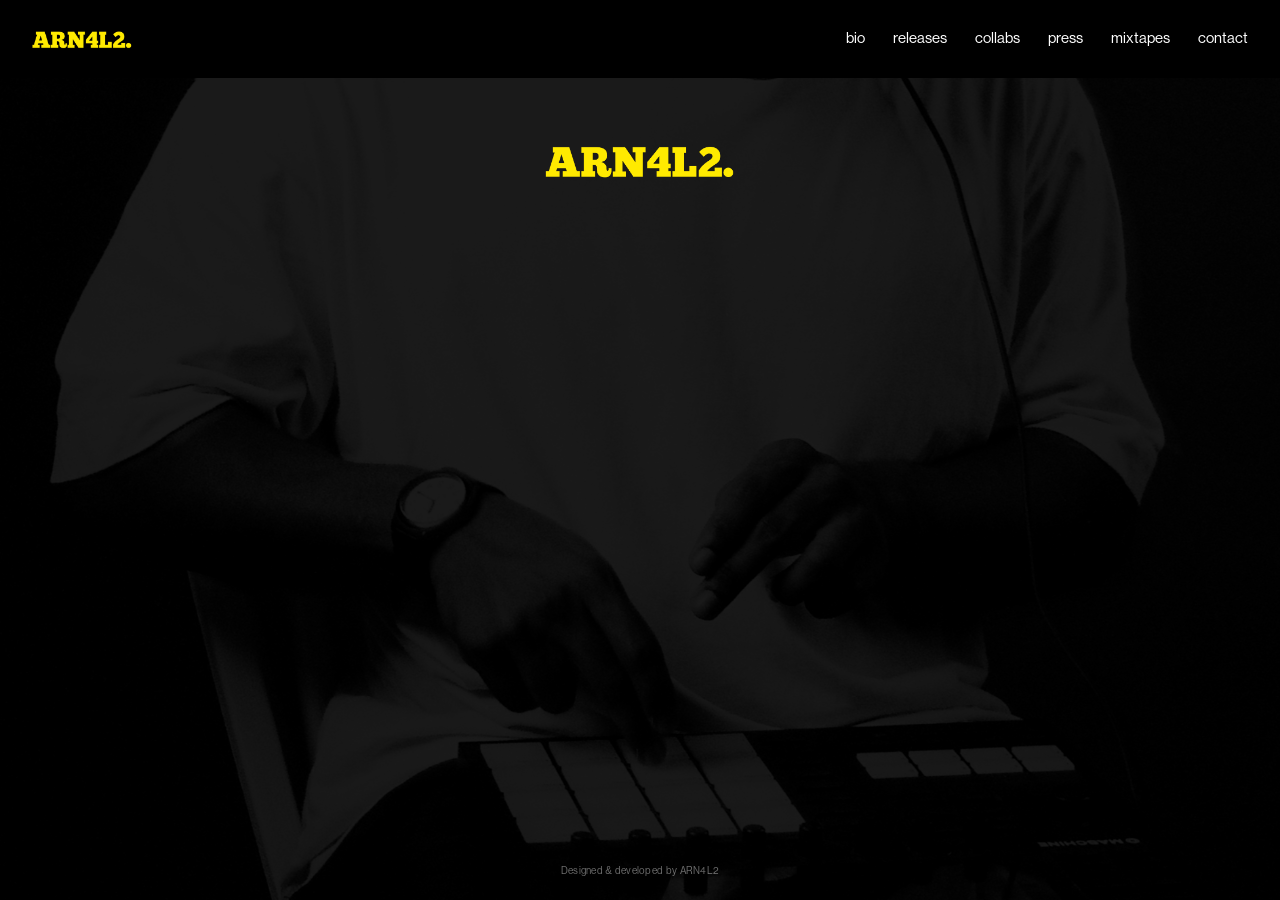
<file: index.html>
<!DOCTYPE html>
<html lang="en">

<head>
    <meta charset="UTF-8">
    <meta name="viewport" content="width=device-width, initial-scale=1.0">

    <title>ARN4L2 — DJ &amp; Music Producer</title>

    <meta name="description" content="ARN4L2 is a DJ and music producer from Cartagena, Colombia, exploring the sonic traditions of the Caribbean through club music and sound system culture.">

    <link rel="canonical" href="https://arn4l2.com/">
    <link rel="icon" type="image/png" href="images/logo.png">

    <!-- Open Graph -->
    <meta property="og:type" content="website">
    <meta property="og:site_name" content="ARN4L2">
    <meta property="og:title" content="ARN4L2 — DJ &amp; Music Producer">
    <meta property="og:description" content="Sonic traditions of the Caribbean and deep listening. DJ and music producer from Cartagena, Colombia.">
    <meta property="og:url" content="https://arn4l2.com/">
    <meta property="og:image" content="https://arn4l2.com/images/arn4l2-preview.jpg">
    <meta property="og:image:alt" content="ARN4L2 — DJ and music producer from Cartagena, Colombia">

    <!-- Twitter / X -->
    <meta name="twitter:card" content="summary_large_image">
    <meta name="twitter:title" content="ARN4L2 — DJ &amp; Music Producer">
    <meta name="twitter:description" content="Sonic traditions of the Caribbean and deep listening. DJ and music producer from Cartagena, Colombia.">
    <meta name="twitter:image" content="https://arn4l2.com/images/arn4l2-preview.jpg">

    <!-- Official website identity -->
    <script type="application/ld+json">
    {
        "@context": "https://schema.org",
        "@type": "WebSite",
        "name": "ARN4L2",
        "alternateName": "ARN4L2 Official Website",
        "url": "https://arn4l2.com/"
    }
    </script>

    <!-- Artist identity -->
    <script type="application/ld+json">
    {
        "@context": "https://schema.org",
        "@type": "Person",
        "name": "ARN4L2",
        "url": "https://arn4l2.com/",
        "jobTitle": "DJ and Music Producer",
        "description": "ARN4L2 is a producer and DJ whose work emerges from the sonic traditions of the greater Caribbean and deep listening.",
        "image": "https://arn4l2.com/images/bio.jpg",
        "sameAs": [
            "https://arn4l2.bandcamp.com/",
            "https://es.ra.co/dj/arn4l2",
            "https://soundcloud.com/arn4l2",
            "https://www.instagram.com/arn4l2/"
        ]
    }
    </script>

    <link rel="stylesheet" href="css/style.css">
</head>

<body>

    <!-- NAVIGATION -->
    <header class="navigation">

        <a href="index.html" class="logo">
            <img src="images/logo.png" alt="ARN4L2">
        </a>

        <nav class="menu">
            <a href="bio.html">bio</a>
            <a href="releases.html">releases</a>
            <a href="collabs.html">collabs</a>
            <a href="press.html">press</a>
            <a href="mixtapes.html">mixtapes</a>
            <a href="contact.html">contact</a>
        </nav>

    </header>

    <!-- HOME CONTENT -->
    <main class="home">

        <!-- ARTIST INTRO -->
        <section class="home-intro">

            <img
                src="images/logo.png"
                alt="ARN4L2"
                class="home-logo">

        </section>

        <!-- SPOTIFY PLAYER -->
        <div class="spotify-player">

            <iframe
                data-testid="embed-iframe"
                style="border-radius:12px"
                src="https://open.spotify.com/embed/playlist/0dqnbms6gATV5872v7mq2H?utm_source=generator&amp;theme=0"
                width="100%"
                height="380"
                frameborder="0"
                allowfullscreen=""
                allow="autoplay; clipboard-write; encrypted-media; fullscreen; picture-in-picture"
                loading="lazy">
            </iframe>

        </div>

    </main>

    <!-- FOOTER -->
    <footer class="site-credit">
        Designed &amp; developed by ARN4L2
    </footer>

</body>
</html>
</file>
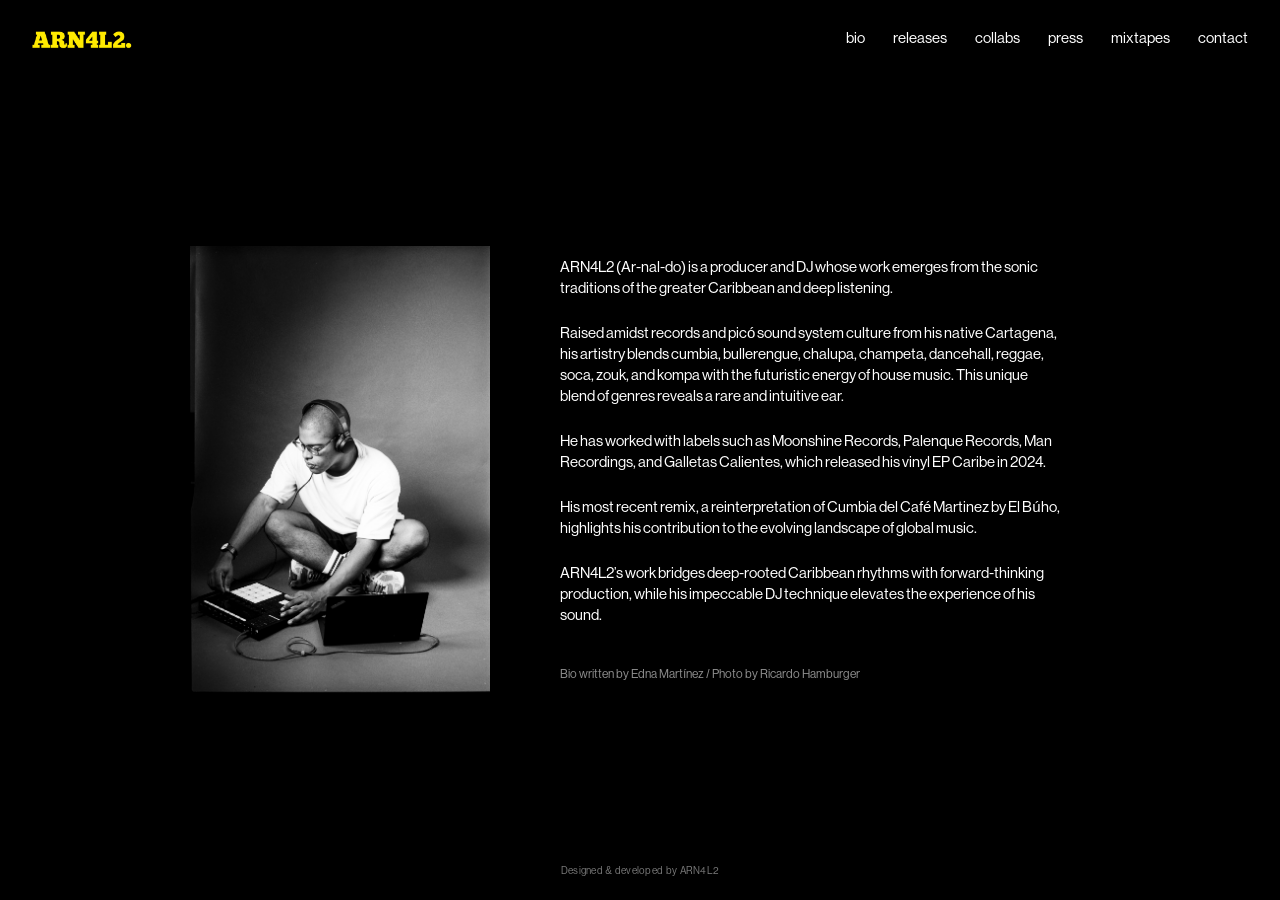
<file: bio.html>
<!DOCTYPE html>
<html lang="en">

<head>
    <meta charset="UTF-8">
    <meta name="viewport" content="width=device-width, initial-scale=1.0">

    <title>ARN4L2 — DJ &amp; Music Producer from Cartagena, Colombia</title>

    <meta name="description" content="Discover ARN4L2, a DJ and music producer from Cartagena, Colombia, blending Caribbean musical traditions, picó sound system culture and forward-thinking club music.">

    <link rel="canonical" href="https://arn4l2.com/bio.html">

    <link rel="icon" type="image/png" href="images/logo.png">
    <link rel="stylesheet" href="css/style.css">
</head>

<body>

    <header class="navigation">

        <a href="index.html" class="logo">
            <img src="images/logo.png" alt="ARN4L2">
        </a>

        <nav class="menu">
            <a href="bio.html">bio</a>
            <a href="releases.html">releases</a>
            <a href="collabs.html">collabs</a>
            <a href="press.html">press</a>
            <a href="mixtapes.html">mixtapes</a>
            <a href="contact.html">contact</a>
        </nav>

    </header>

    <main class="bio-page">

        <div class="bio-container">

            <div class="bio-image">
                <img src="images/bio.jpg" alt="ARN4L2">
            </div>

            <div class="bio-text">

                <p>
                    ARN4L2 (Ar-nal-do) is a producer and DJ whose work emerges
                    from the sonic traditions of the greater Caribbean and deep listening.
                </p>

                <p>
                    Raised amidst records and picó sound system culture from his native
                    Cartagena, his artistry blends cumbia, bullerengue, chalupa, champeta,
                    dancehall, reggae, soca, zouk, and kompa with the futuristic energy of
                    house music. This unique blend of genres reveals a rare and intuitive ear.
                </p>

                <p>
                    He has worked with labels such as Moonshine Records, Palenque Records,
                    Man Recordings, and Galletas Calientes, which released his vinyl EP
                    Caribe in 2024.
                </p>

                <p>
                    His most recent remix, a reinterpretation of Cumbia del Café Martinez
                    by El Búho, highlights his contribution to the evolving landscape of
                    global music.
                </p>

                <p>
                    ARN4L2’s work bridges deep-rooted Caribbean rhythms with forward-thinking
                    production, while his impeccable DJ technique elevates the experience
                    of his sound.
                </p>

                <div class="bio-credit">
                    Bio written by Edna Martínez / Photo by Ricardo Hamburger
                </div>

            </div>

        </div>

    </main>

    <footer class="site-credit">
        Designed &amp; developed by ARN4L2
    </footer>

</body>
</html>
</file>
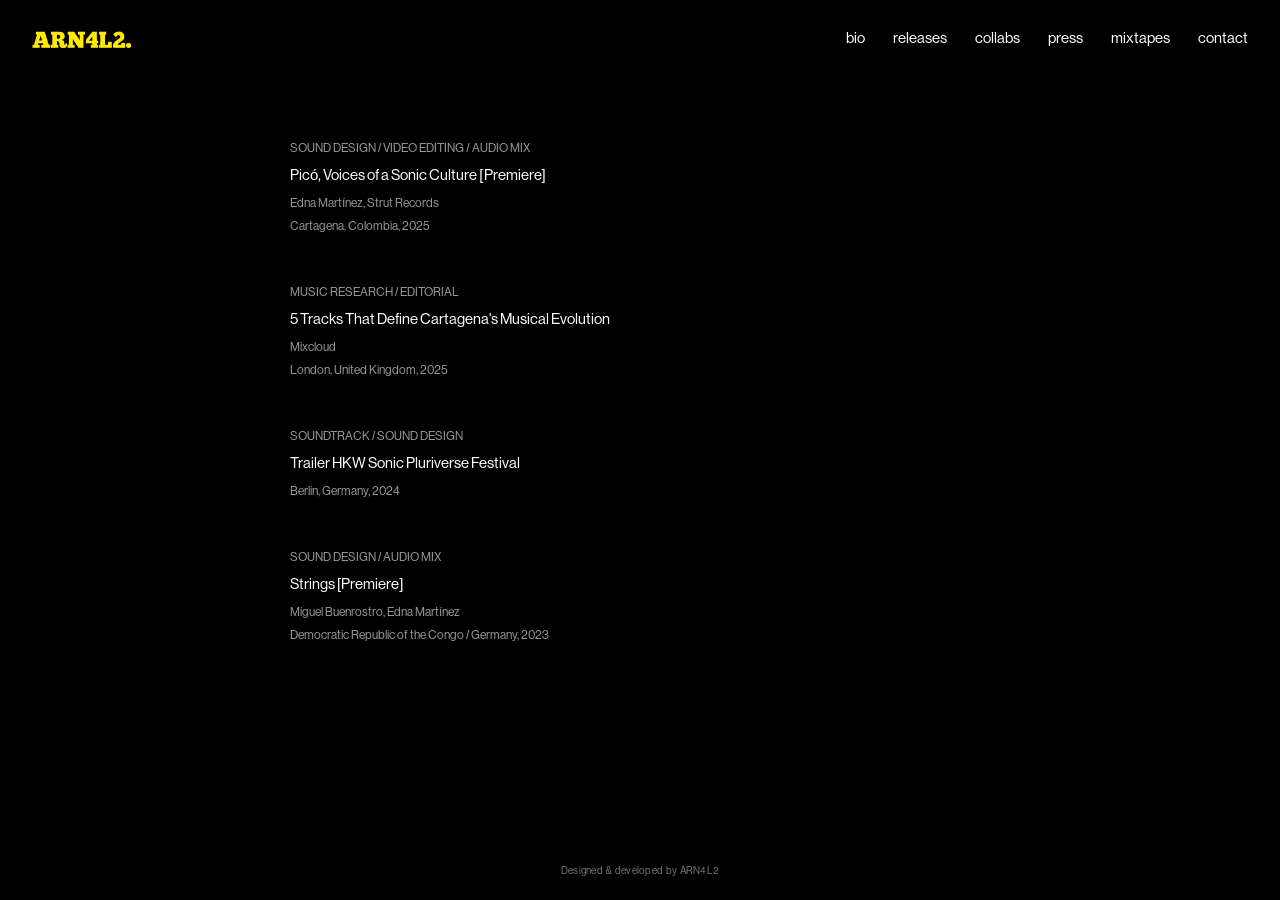
<file: collabs.html>
<!DOCTYPE html>
<html lang="en">

<head>
    <meta charset="UTF-8">
    <meta name="viewport" content="width=device-width, initial-scale=1.0">
    <title>Collabs — ARN4L2</title>
    <link rel="icon" type="image/png" href="images/logo.png">
    <link rel="stylesheet" href="css/style.css">
</head>

<body>

    <header class="navigation">
        <a href="index.html" class="logo">
            <img src="images/logo.png" alt="ARN4L2">
        </a>

        <nav class="menu">
            <a href="bio.html">bio</a>
            <a href="releases.html">releases</a>
            <a href="collabs.html" class="active">collabs</a>
            <a href="press.html">press</a>
            <a href="mixtapes.html">mixtapes</a>
            <a href="contact.html">contact</a>
        </nav>
    </header>

    <main class="collabs-page">
        <section class="collabs-list">

            <!-- PROJECT 1: PICÓ — 2025 -->
            <article class="collab">
                <div class="collab-info">

                    <p class="collab-role">
                        SOUND DESIGN / VIDEO EDITING / AUDIO MIX
                    </p>

                    <h2>
                        Picó, Voices of a Sonic Culture [Premiere]
                    </h2>

                    <p class="collab-details">
                        Edna Martínez, Strut Records
                    </p>

                    <p class="collab-details">
                        Cartagena, Colombia, 2025
                    </p>

                </div>
            </article>

            <!-- PROJECT 2: MIXCLOUD — 2025 -->
            <article class="collab">
                <div class="collab-info">

                    <p class="collab-role">
                        MUSIC RESEARCH / EDITORIAL
                    </p>

                    <h2>
                        <a href="https://www.instagram.com/reels/DQ7OaHRApaw/"
                           target="_blank"
                           rel="noopener noreferrer">
                            5 Tracks That Define Cartagena's Musical Evolution
                        </a>
                    </h2>

                    <p class="collab-details">
                        Mixcloud
                    </p>

                    <p class="collab-details">
                        London, United Kingdom, 2025
                    </p>

                </div>
            </article>

            <!-- PROJECT 3: HKW — 2024 -->
            <article class="collab">
                <div class="collab-info">

                    <p class="collab-role">
                        SOUNDTRACK / SOUND DESIGN
                    </p>

                    <h2>
                        <a href="https://www.facebook.com/HKWBerlin/videos/353618344204741/"
                           target="_blank"
                           rel="noopener noreferrer">
                            Trailer HKW Sonic Pluriverse Festival
                        </a>
                    </h2>

                    <p class="collab-details">
                        Berlin, Germany, 2024
                    </p>

                </div>
            </article>

            <!-- PROJECT 4: STRINGS — 2023 -->
            <article class="collab">
                <div class="collab-info">

                    <p class="collab-role">
                        SOUND DESIGN / AUDIO MIX
                    </p>

                    <h2>
                        Strings [Premiere]
                    </h2>

                    <p class="collab-details">
                        Miguel Buenrostro, Edna Martínez
                    </p>

                    <p class="collab-details">
                        Democratic Republic of the Congo / Germany, 2023
                    </p>

                </div>
            </article>

        </section>
    </main>

    <footer class="site-credit">
        Designed &amp; developed by ARN4L2
    </footer>

</body>
</html>
</file>
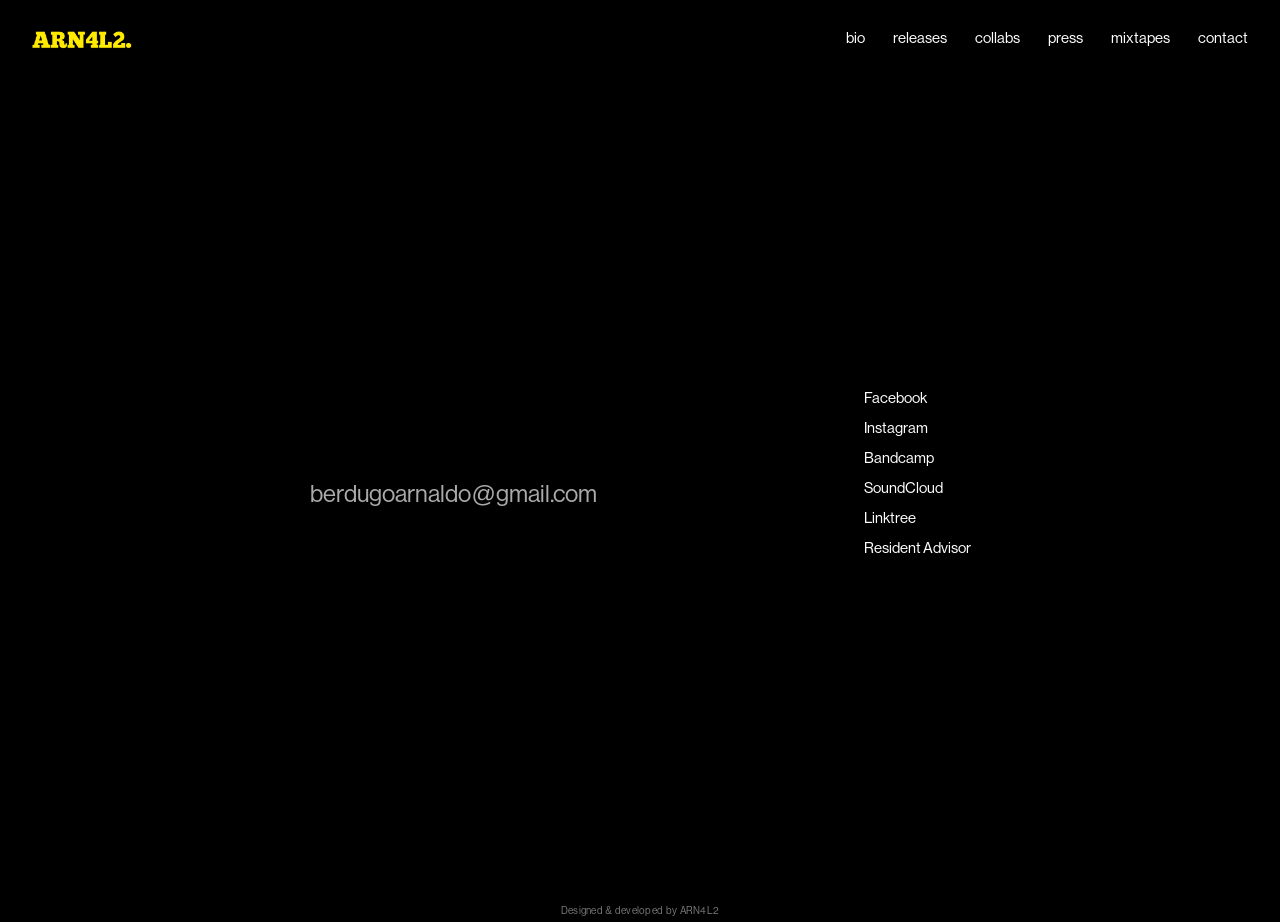
<file: contact.html>
<!DOCTYPE html>
<html lang="en">

<head>
    <meta charset="UTF-8">
    <meta name="viewport" content="width=device-width, initial-scale=1.0">
    <title>Contact — ARN4L2</title>
    <link rel="icon" type="image/png" href="images/logo.png">
    <link rel="stylesheet" href="css/style.css">
</head>

<body>

    <header class="navigation">
        <a href="index.html" class="logo">
            <img src="images/logo.png" alt="ARN4L2">
        </a>

        <nav class="menu">
            <a href="bio.html">bio</a>
            <a href="releases.html">releases</a>
            <a href="collabs.html">collabs</a>
            <a href="press.html">press</a>
            <a href="mixtapes.html">mixtapes</a>
            <a href="contact.html" aria-current="page">contact</a>
        </nav>
    </header>

    <main class="contact-editorial">

        <section class="contact-left">
            <h1></h1>

            <a class="contact-email"
               href="mailto:berdugoarnaldo@gmail.com">
                berdugoarnaldo@gmail.com
            </a>
        </section>

        <nav class="contact-right" aria-label="Social media and music platforms">

            <a href="https://www.facebook.com/arn4l2ctg/"
               target="_blank" rel="noopener noreferrer">
                Facebook <span>↗</span>
            </a>

            <a href="https://www.instagram.com/arn4l2/"
               target="_blank" rel="noopener noreferrer">
                Instagram <span>↗</span>
            </a>

             <a href="https://arn4l2.bandcamp.com/"
               target="_blank" rel="noopener noreferrer">
                Bandcamp <span>↗</span>
            </a>

            <a href="https://soundcloud.com/arn4l2"
               target="_blank" rel="noopener noreferrer">
                SoundCloud <span>↗</span>
            </a>

            <a href="https://linktr.ee/arn4l2" target="_blank" rel="noopener noreferrer">
            Linktree
            </a>

            <a href="https://es.ra.co/dj/arn4l2"
               target="_blank" rel="noopener noreferrer">
                Resident Advisor <span>↗</span>
            </a>

        </nav>

    </main>

    <footer class="site-credit">
        Designed &amp; developed by ARN4L2
    </footer>

</body>
</html>
</file>
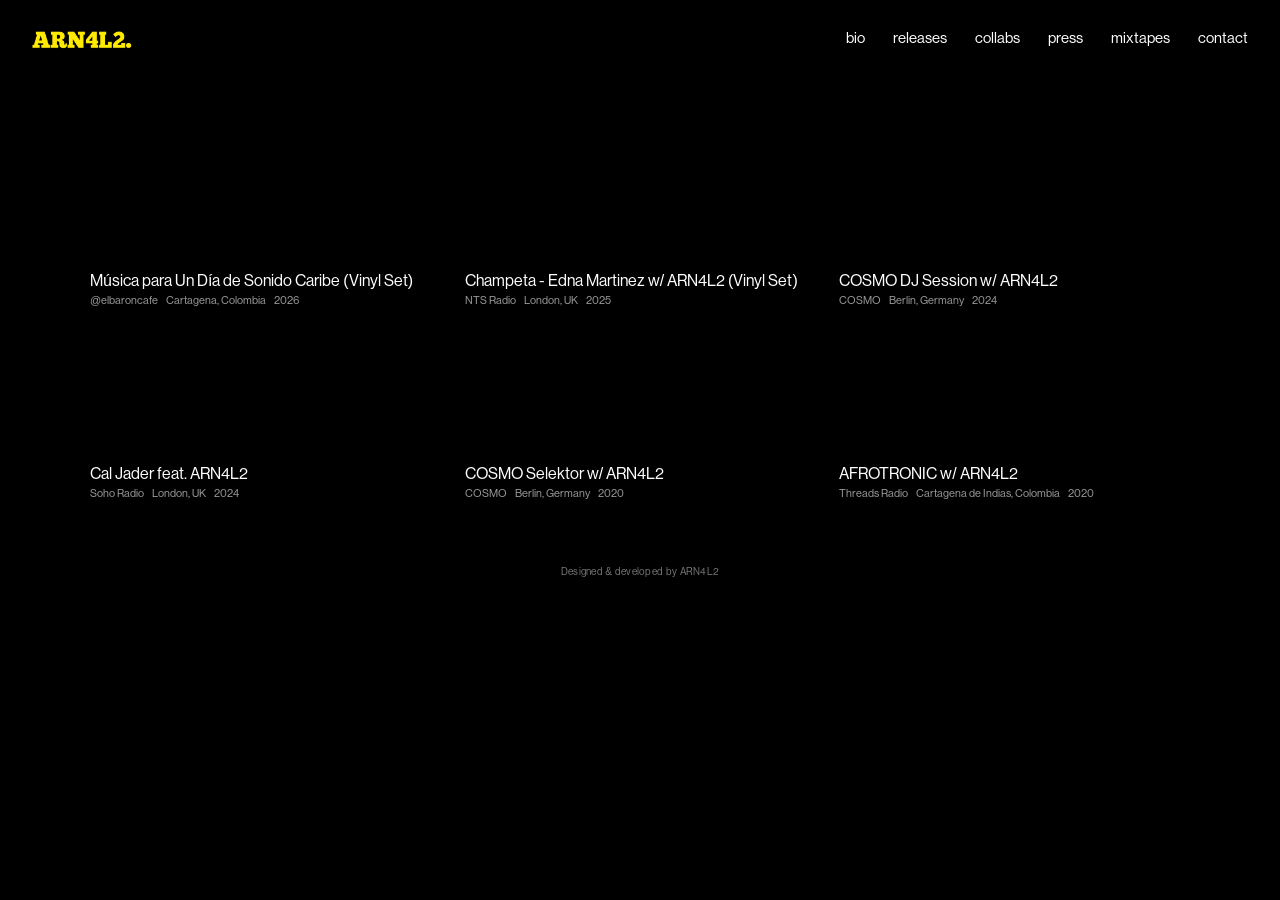
<file: mixtapes.html>
<!DOCTYPE html>
<html lang="en">

<head>
    <meta charset="UTF-8">
    <meta name="viewport" content="width=device-width, initial-scale=1.0">
    <title>Mixtapes — ARN4L2</title>
    <link rel="icon" type="image/png" href="images/logo.png">
    <link rel="stylesheet" href="css/style.css">
</head>

<body>

    <header class="navigation">
        <a href="index.html" class="logo">
            <img src="images/logo.png" alt="ARN4L2">
        </a>

        <nav class="menu">
            <a href="bio.html">bio</a>
            <a href="releases.html">releases</a>
            <a href="collabs.html">collabs</a>
            <a href="press.html">press</a>
            <a href="mixtapes.html" aria-current="page">mixtapes</a>
            <a href="contact.html">contact</a>
        </nav>
    </header>

    <main class="mixtapes-page">
        <section class="mixtapes-list">

            <!-- MÚSICA PARA UN DÍA DE SONIDO CARIBE — 2026 -->
            <article class="mixtape">
                <div class="mixtape-player">
                    <iframe
                        src="https://w.soundcloud.com/player/?url=https%3A//api.soundcloud.com/tracks/soundcloud%253Atracks%253A2418408951&color=%23ff5500&auto_play=false&hide_related=false&show_comments=true&show_user=true&show_reposts=false&show_teaser=true"
                        width="100%"
                        height="120"
                        scrolling="no"
                        frameborder="no"
                        allow="autoplay; encrypted-media">
                    </iframe>
                </div>

                <div class="mixtape-info">
                    <h2>Música para Un Día de Sonido Caribe (Vinyl Set)</h2>
                    <div class="mixtape-tags">
                        <span>@elbaroncafe</span>
                        <span>Cartagena, Colombia</span>
                        <span>2026</span>
                    </div>
                </div>
            </article>

            <!-- NTS RADIO — 2025 -->
            <article class="mixtape">
                <div class="mixtape-player">
                    <iframe
                        src="https://player-widget.mixcloud.com/widget/iframe/?hide_cover=1&amp;feed=%2FNTSRadio%2Fchampeta-edna-martinez-w-arn4l2-7th-october-2025%2F&amp;utm_medium=share&amp;utm_source=embed&amp;utm_content=show&amp;utm_term=VXNlcjoyOTM2Mjk2NQ%3D%3D"
                        width="100%"
                        height="120"
                        frameborder="0"
                        allow="encrypted-media; fullscreen; autoplay; idle-detection; speaker-selection; web-share;">
                    </iframe>
                </div>

                <div class="mixtape-info">
                    <h2>Champeta - Edna Martinez w/ ARN4L2 (Vinyl Set)</h2>
                    <div class="mixtape-tags">
                        <span>NTS Radio</span>
                        <span>London, UK</span>
                        <span>2025</span>
                    </div>
                </div>
            </article>

            <!-- COSMO — 2024 -->
            <article class="mixtape">
                <div class="mixtape-player">
                    <iframe
                        src="https://player-widget.mixcloud.com/widget/iframe/?hide_cover=1&amp;feed=%2Farn4l2_%2Fcosmo-dj-session-w-arn4l2%2F&amp;utm_medium=share&amp;utm_source=embed&amp;utm_content=show&amp;utm_term=VXNlcjoyOTM2Mjk2NQ%3D%3D"
                        width="100%"
                        height="120"
                        frameborder="0"
                        allow="encrypted-media; fullscreen; autoplay; idle-detection; speaker-selection; web-share;">
                    </iframe>
                </div>

                <div class="mixtape-info">
                    <h2>COSMO DJ Session w/ ARN4L2</h2>
                    <div class="mixtape-tags">
                        <span>COSMO</span>
                        <span>Berlin, Germany</span>
                        <span>2024</span>
                    </div>
                </div>
            </article>

            <!-- SOHO RADIO — 2024 -->
            <article class="mixtape">
                <div class="mixtape-player">
                    <iframe
                        src="https://player-widget.mixcloud.com/widget/iframe/?hide_cover=1&amp;feed=%2Fsohoradio%2Fcal-jader-feat-arn4l2-26102024%2F&amp;utm_medium=share&amp;utm_source=embed&amp;utm_content=show&amp;utm_term=VXNlcjoyOTM2Mjk2NQ%3D%3D"
                        width="100%"
                        height="120"
                        frameborder="0"
                        scrolling="no"
                        allow="encrypted-media; fullscreen; autoplay; idle-detection; speaker-selection; web-share;">
                    </iframe>
                </div>

                <div class="mixtape-info">
                    <h2>Cal Jader feat. ARN4L2</h2>
                    <div class="mixtape-tags">
                        <span>Soho Radio</span>
                        <span>London, UK</span>
                        <span>2024</span>
                    </div>
                </div>
            </article>

            <!-- COSMO SELEKTOR — 2020 -->
            <article class="mixtape">
                <div class="mixtape-player">
                    <iframe
                        src="https://player-widget.mixcloud.com/widget/iframe/?hide_cover=1&amp;feed=%2Farn4l2_%2Fmixtape-for-wdr-cosmo-selektor-germany-2020%2F&amp;utm_medium=share&amp;utm_source=embed&amp;utm_content=show&amp;utm_term=VXNlcjoyOTM2Mjk2NQ%3D%3D"
                        width="100%"
                        height="120"
                        frameborder="0"
                        allow="encrypted-media; fullscreen; autoplay; idle-detection; speaker-selection; web-share;">
                    </iframe>
                </div>

                <div class="mixtape-info">
                    <h2>COSMO Selektor w/ ARN4L2</h2>
                    <div class="mixtape-tags">
                        <span>COSMO</span>
                        <span>Berlin, Germany</span>
                        <span>2020</span>
                    </div>
                </div>
            </article>

            <!-- THREADS RADIO — 2020 -->
            <article class="mixtape">
                <div class="mixtape-player">
                    <iframe
                        src="https://player-widget.mixcloud.com/widget/iframe/?hide_cover=1&amp;feed=%2FThreadsRadio%2Fafrotronic-w-arn4l2-04-nov-20%2F&amp;utm_medium=share&amp;utm_source=embed&amp;utm_content=show&amp;utm_term=VXNlcjoyOTM2Mjk2NQ%3D%3D"
                        width="100%"
                        height="120"
                        frameborder="0"
                        allow="encrypted-media; fullscreen; autoplay; idle-detection; speaker-selection; web-share;">
                    </iframe>
                </div>

                <div class="mixtape-info">
                    <h2>AFROTRONIC w/ ARN4L2</h2>
                    <div class="mixtape-tags">
                        <span>Threads Radio</span>
                        <span>Cartagena de Indias, Colombia</span>
                        <span>2020</span>
                    </div>
                </div>
            </article>

        </section>
    </main>

    <footer class="site-credit">
        Designed &amp; developed by ARN4L2
    </footer>

</body>
</html>
</file>
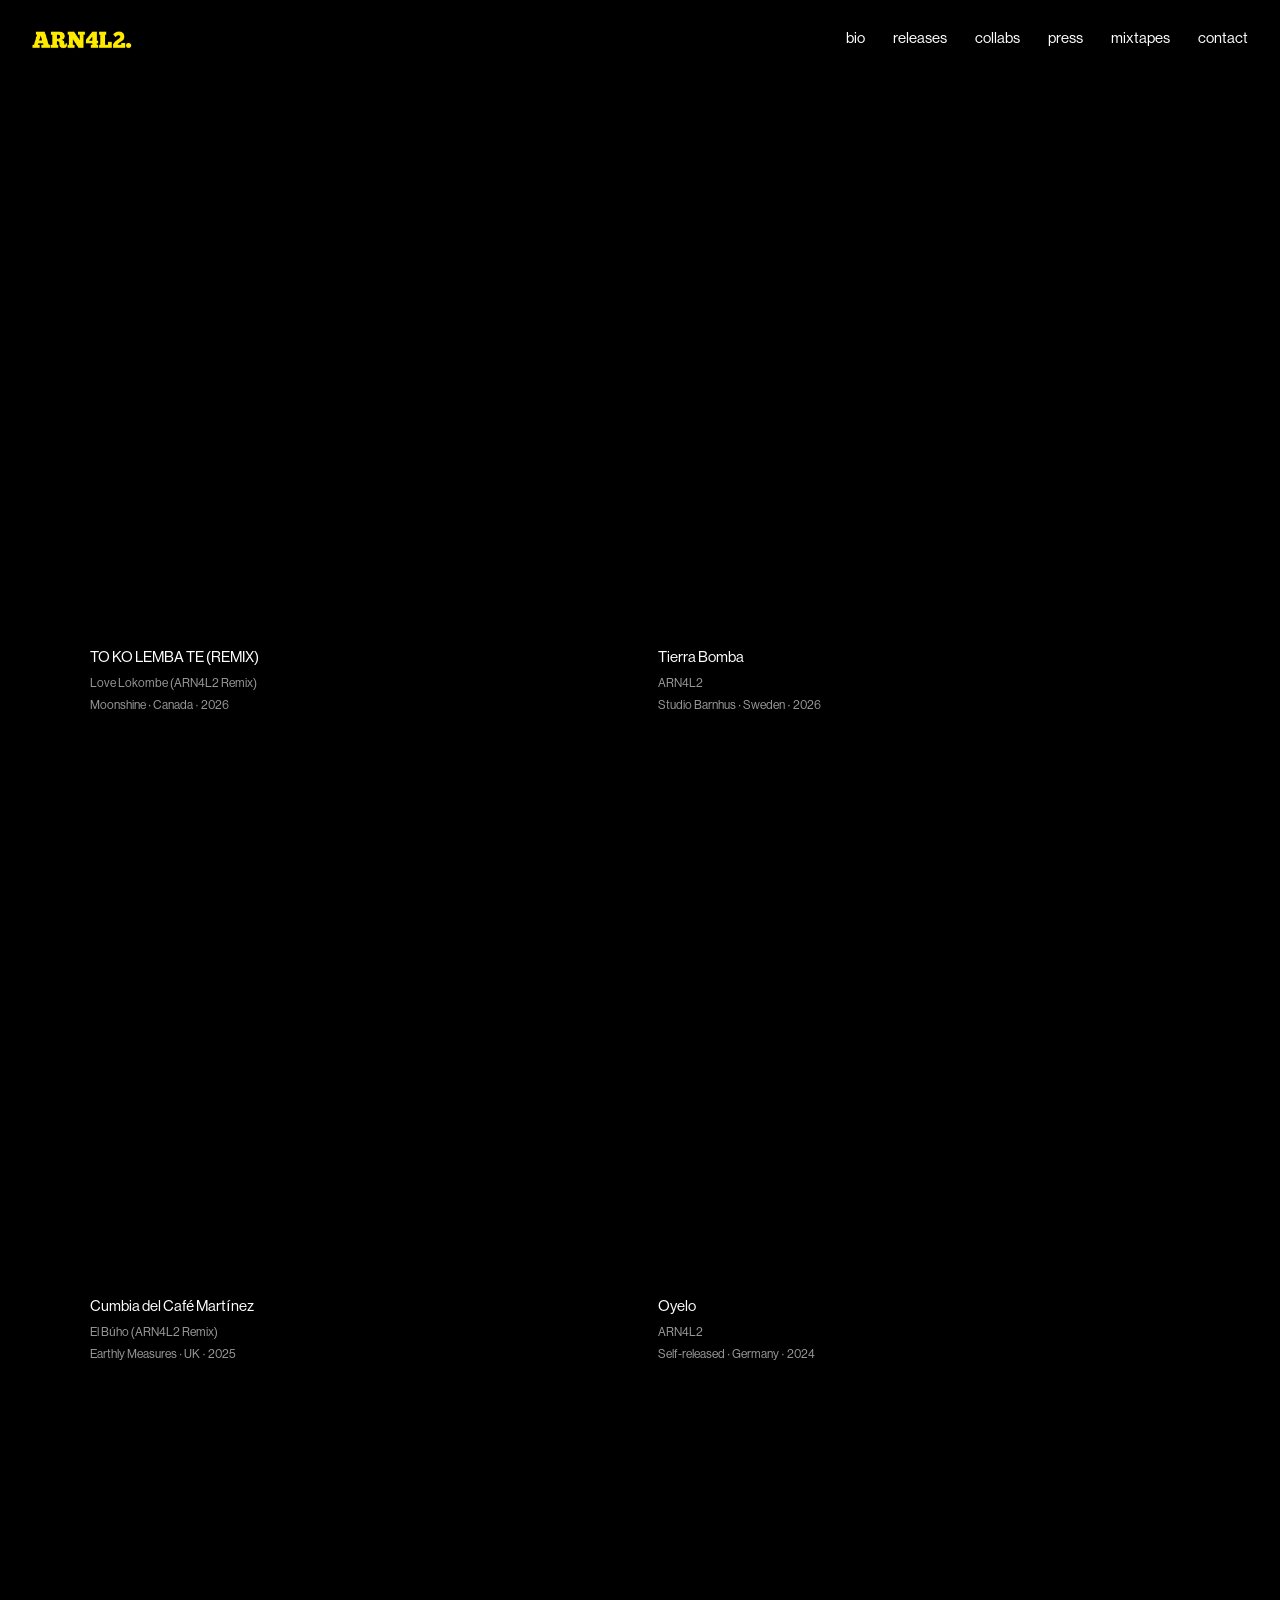
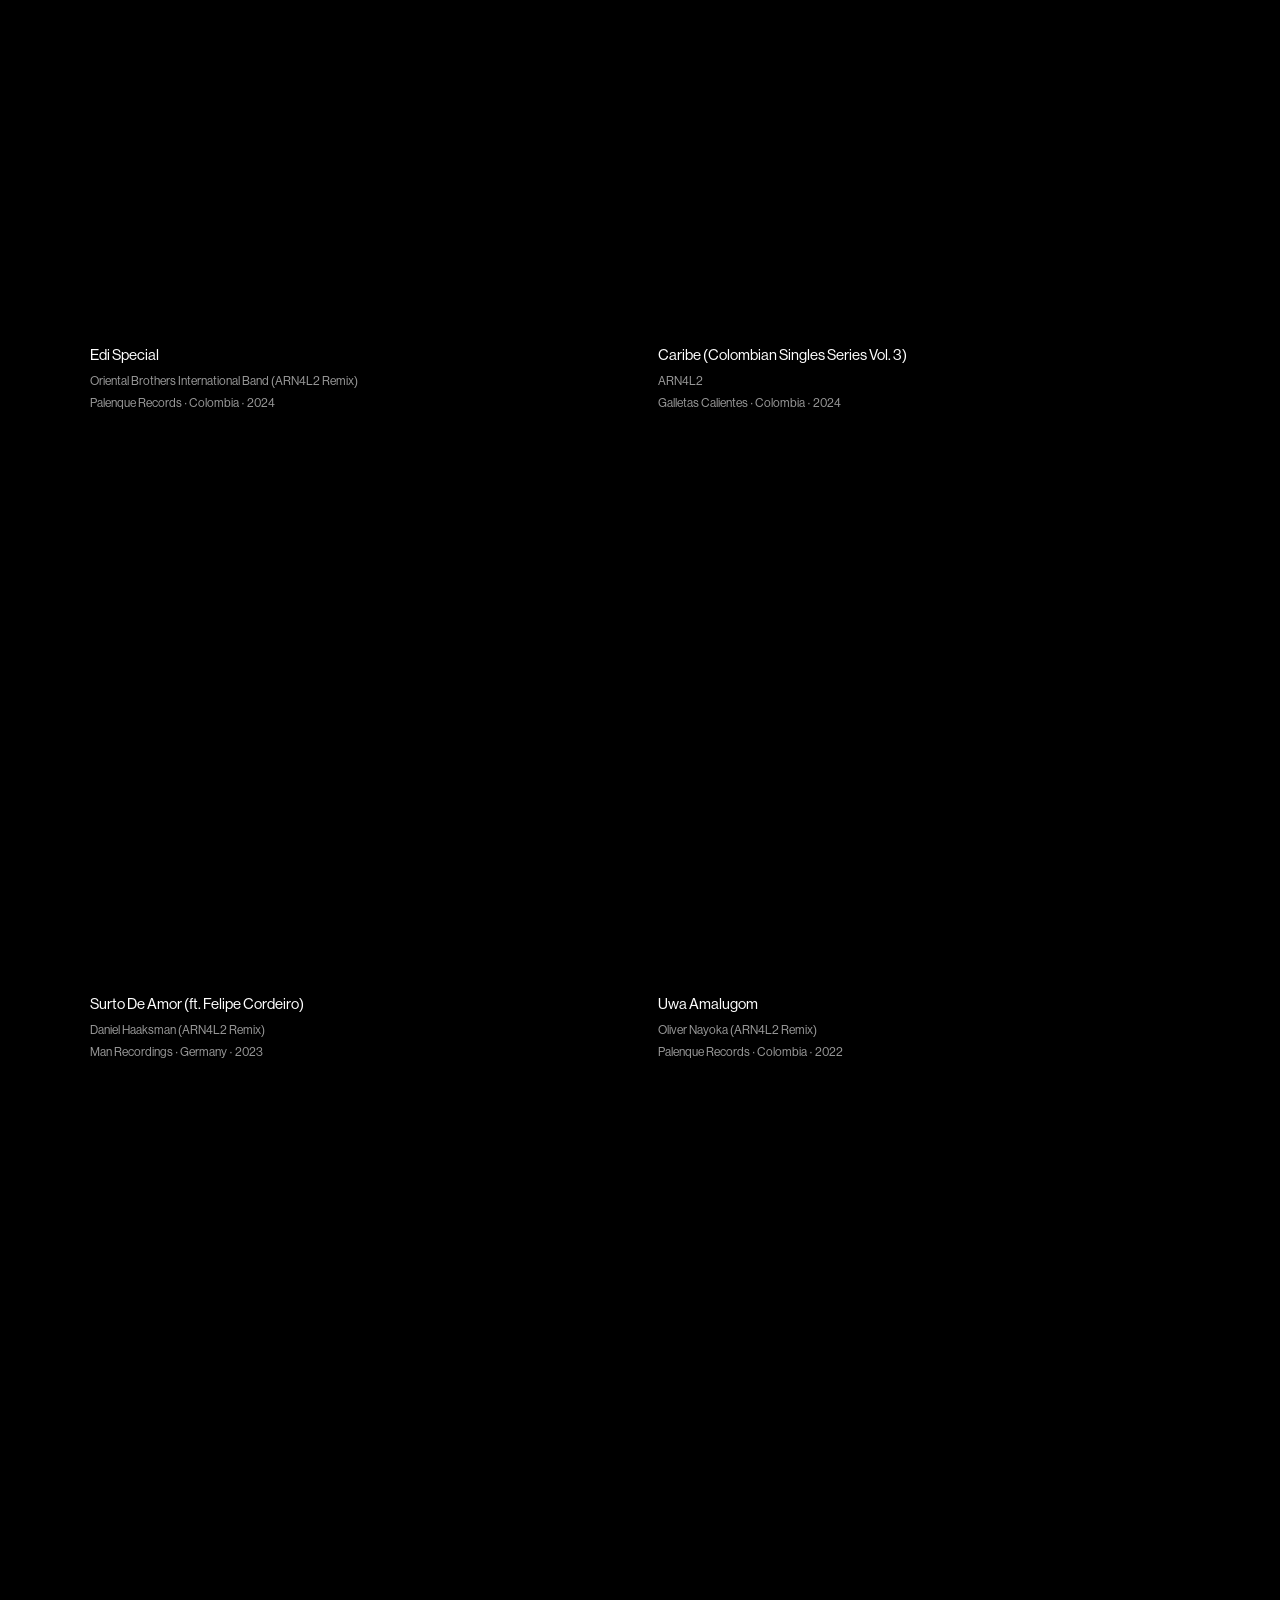
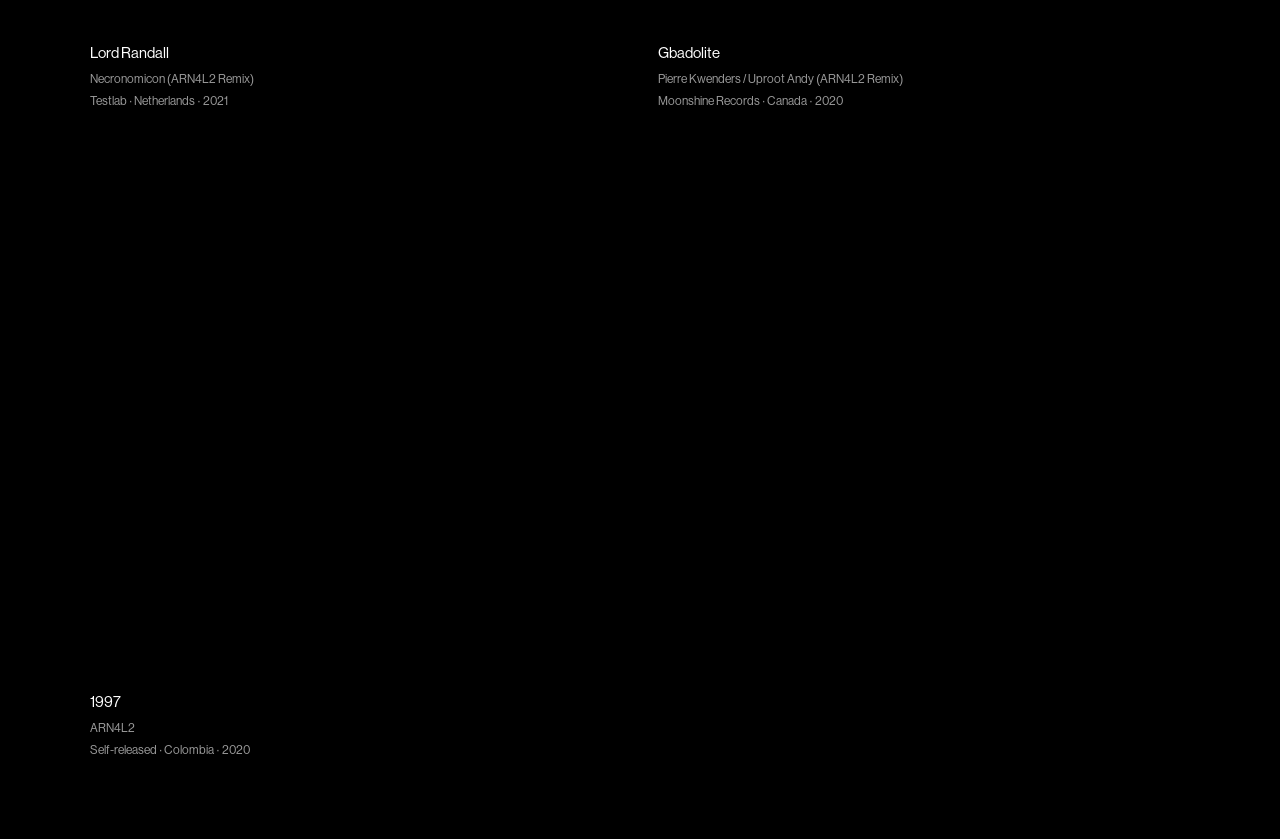
<file: releases.html>
<!DOCTYPE html>
<html lang="en">
<head>
    <meta charset="UTF-8">
    <meta name="viewport" content="width=device-width, initial-scale=1.0">
    <title>Releases — ARN4L2</title>
    <link rel="icon" type="image/png" href="images/logo.png">
    <link rel="stylesheet" href="css/style.css">
</head>

<body>

    <header class="navigation">
        <a href="index.html" class="logo">
            <img src="images/logo.png" alt="ARN4L2">
        </a>

        <nav class="menu">
            <a href="bio.html">bio</a>
            <a href="releases.html" aria-current="page">releases</a>
            <a href="collabs.html">collabs</a>
            <a href="press.html">press</a>
            <a href="mixtapes.html">mixtapes</a>
            <a href="contact.html">contact</a>
        </nav>
    </header>

    <main class="releases-page">
        <section class="releases-list">

            <article class="release">
    <div class="release-player">
        <iframe
            src="https://bandcamp.com/EmbeddedPlayer/track=2374756382/size=large/bgcol=000000/linkcol=ffffff/tracklist=false/artwork=big/transparent=true/"
            title="TO KO LEMBA TE (REMIX) — Love Lokombe (ARN4L2 Remix)"
            loading="lazy"
            seamless>
        </iframe>
    </div>
    <div class="release-info">
        <h2>TO KO LEMBA TE (REMIX)</h2>
        <p>Love Lokombe (ARN4L2 Remix)</p>
        <p>Moonshine · Canada · 2026</p>
    </div>
</article>

            <article class="release">
                <div class="release-player">
                    <iframe
                        src="https://bandcamp.com/EmbeddedPlayer/album=2332645522/size=large/bgcol=000000/linkcol=ffffff/tracklist=true/artwork=big/transparent=true/"
                        title="Tierra Bomba — ARN4L2"
                        loading="lazy"
                        seamless>
                    </iframe>
                </div>
                <div class="release-info">
                    <h2>Tierra Bomba</h2>
                    <p>ARN4L2</p>
                    <p>Studio Barnhus · Sweden · 2026</p>
                </div>
            </article>

            <article class="release">
                <div class="release-player">
                    <iframe
                        src="https://bandcamp.com/EmbeddedPlayer/album=542707408/size=large/bgcol=000000/linkcol=ffffff/tracklist=true/artwork=big/track=98749875/transparent=true/"
                        title="Cumbia del Café Martínez — El Búho (ARN4L2 Remix)"
                        loading="lazy"
                        seamless>
                    </iframe>
                </div>
                <div class="release-info">
                    <h2>Cumbia del Café Martínez</h2>
                    <p>El Búho (ARN4L2 Remix)</p>
                    <p>Earthly Measures · UK · 2025</p>
                </div>
            </article>

            <article class="release">
                <div class="release-player">
                    <iframe
                        src="https://bandcamp.com/EmbeddedPlayer/track=623368385/size=large/bgcol=000000/linkcol=ffffff/tracklist=false/artwork=big/transparent=true/"
                        title="Oyelo — ARN4L2"
                        loading="lazy"
                        seamless>
                    </iframe>
                </div>
                <div class="release-info">
                    <h2>Oyelo</h2>
                    <p>ARN4L2</p>
                    <p>Self-released · Germany · 2024</p>
                </div>
            </article>

            <article class="release">
                <div class="release-player">
                    <iframe
                        src="https://bandcamp.com/EmbeddedPlayer/album=2906164743/size=large/bgcol=000000/linkcol=ffffff/tracklist=true/artwork=big/transparent=true/"
                        title="Edi Special — Oriental Brothers International Band (ARN4L2 Remix)"
                        loading="lazy"
                        seamless>
                    </iframe>
                </div>
                <div class="release-info">
                    <h2>Edi Special</h2>
                    <p>Oriental Brothers International Band (ARN4L2 Remix)</p>
                    <p>Palenque Records · Colombia · 2024</p>
                </div>
            </article>

            <article class="release">
                <div class="release-player">
                    <iframe
                        src="https://bandcamp.com/EmbeddedPlayer/album=2715712711/size=large/bgcol=000000/linkcol=ffffff/tracklist=true/artwork=big/transparent=true/"
                        title="Caribe (Colombian Singles Series Vol. 3) — ARN4L2"
                        loading="lazy"
                        seamless>
                    </iframe>
                </div>
                <div class="release-info">
                    <h2>Caribe (Colombian Singles Series Vol. 3)</h2>
                    <p>ARN4L2</p>
                    <p>Galletas Calientes · Colombia · 2024</p>
                </div>
            </article>

            <article class="release">
                <div class="release-player">
                    <iframe
                        src="https://bandcamp.com/EmbeddedPlayer/album=1675906489/size=large/bgcol=000000/linkcol=ffffff/tracklist=true/artwork=big/track=2667426220/transparent=true/"
                        title="Surto De Amor — Daniel Haaksman (ARN4L2 Remix)"
                        loading="lazy"
                        seamless>
                    </iframe>
                </div>
                <div class="release-info">
                    <h2>Surto De Amor (ft. Felipe Cordeiro)</h2>
                    <p>Daniel Haaksman (ARN4L2 Remix)</p>
                    <p>Man Recordings · Germany · 2023</p>
                </div>
            </article>

            <article class="release">
                <div class="release-player">
                    <iframe
                        src="https://bandcamp.com/EmbeddedPlayer/album=1590943536/size=large/bgcol=000000/linkcol=ffffff/tracklist=true/artwork=big/transparent=true/"
                        title="Uwa Amalugom — Oliver Nayoka (ARN4L2 Remix)"
                        loading="lazy"
                        seamless>
                    </iframe>
                </div>
                <div class="release-info">
                    <h2>Uwa Amalugom</h2>
                    <p>Oliver Nayoka (ARN4L2 Remix)</p>
                    <p>Palenque Records · Colombia · 2022</p>
                </div>
            </article>

            <article class="release">
                <div class="release-player">
                    <iframe
                        src="https://bandcamp.com/EmbeddedPlayer/album=3010739113/size=large/bgcol=000000/linkcol=ffffff/tracklist=true/artwork=big/track=2214354576/transparent=true/"
                        title="Lord Randall — Necronomicon (ARN4L2 Remix)"
                        loading="lazy"
                        seamless>
                    </iframe>
                </div>
                <div class="release-info">
                    <h2>Lord Randall</h2>
                    <p>Necronomicon (ARN4L2 Remix)</p>
                    <p>Testlab · Netherlands · 2021</p>
                </div>
            </article>

            <article class="release">
                <div class="release-player">
                    <iframe
                        src="https://bandcamp.com/EmbeddedPlayer/album=578071797/size=large/bgcol=000000/linkcol=ffffff/tracklist=true/artwork=big/track=3388035417/transparent=true/"
                        title="Gbadolite — Pierre Kwenders / Uproot Andy (ARN4L2 Remix)"
                        loading="lazy"
                        seamless>
                    </iframe>
                </div>
                <div class="release-info">
                    <h2>Gbadolite</h2>
                    <p>Pierre Kwenders / Uproot Andy (ARN4L2 Remix)</p>
                    <p>Moonshine Records · Canada · 2020</p>
                </div>
            </article>

            <article class="release">
                <div class="release-player">
                    <iframe
                        src="https://bandcamp.com/EmbeddedPlayer/album=82180045/size=large/bgcol=000000/linkcol=ffffff/tracklist=true/artwork=big/transparent=true/"
                        title="1997 — ARN4L2"
                        loading="lazy"
                        seamless>
                    </iframe>
                </div>
                <div class="release-info">
                    <h2>1997</h2>
                    <p>ARN4L2</p>
                    <p>Self-released · Colombia · 2020</p>
                </div>
            </article>

        </section>
    </main>

</body>
</html>
</file>
<file: css/style.css>
/* ========================================
   1. FONT
======================================== */

@font-face {
    font-family: "Neue Haas Grotesk Display";
    src: url("../fonts/NeueHaasGrotDisp.otf") format("opentype");
    font-weight: 400;
    font-style: normal;
    font-display: swap;
}


/* ========================================
   2. RESET & GLOBAL
======================================== */

* {
    margin: 0;
    padding: 0;
    box-sizing: border-box;
}

body {
    min-height: 100vh;
    background: #000;
    color: #fff;
    font-family: "Neue Haas Grotesk Display", Helvetica, Arial, sans-serif;
    font-weight: 400;
}


/* ========================================
   3. NAVIGATION
======================================== */

.navigation {
    position: fixed;
    top: 0;
    left: 0;
    z-index: 1000;

    display: flex;
    align-items: center;
    justify-content: space-between;

    width: 100%;
    padding: 28px 32px;
    background: #000;
}

.navigation .logo {
    display: inline-flex;
    align-items: center;
    flex-shrink: 0;

    color: #fff;
    font-size: 15px;
    line-height: 1;
    text-decoration: none;

    transition: opacity 0.25s ease;
}

.navigation .logo:hover {
    opacity: 0.5;
}

.navigation .logo img {
    display: block;
    width: 100px;
    height: auto;
    object-fit: contain;
}

.menu {
    display: flex;
    align-items: center;
    justify-content: flex-end;
    gap: 28px;
}

.menu a {
    position: relative;
    display: inline-block;

    color: #fff;
    font-size: 15px;
    line-height: 1.2;
    text-decoration: none;
    white-space: nowrap;

    transition: opacity 0.25s ease;
}

.menu a::after {
    content: "";
    position: absolute;
    left: 0;
    bottom: -6px;

    width: 0;
    height: 1px;
    background: #fff;

    transition: width 0.25s ease;
}

.menu a:hover::after {
    width: 100%;
}


/* ========================================
   4. HOME
======================================== */

.home {
    position: relative;
    isolation: isolate;
    overflow: hidden;

    display: flex;
    flex-direction: column;
    align-items: center;
    justify-content: flex-start;

    min-height: 100vh;
    padding: 115px 32px 65px;
}

.home::before {
    content: "";
    position: absolute;
    inset: 0;
    z-index: -1;

    background-image: url("../images/home-background.jpg");
    background-size: cover;
    background-position: center;
    background-repeat: no-repeat;
    opacity: 0.1;
}

/* Artist introduction */

.home-intro {
    position: relative;
    z-index: 1;

    width: 100%;
    text-align: center;
    margin: 25px auto 28px;
}

.home-logo {
    display: block;
    width: 190px;
    max-width: 60%;
    height: auto;
    margin: 0 auto 14px;
}

.home-role {
    margin: 0;
    font-family: inherit;
    font-size: 14px;
    font-weight: 400;
    letter-spacing: 0.08em;
}

.home-location {
    margin: 7px 0 0;
    font-size: 12px;
    opacity: 0.65;
}


/* ========================================
   5. SPOTIFY PLAYER
======================================== */

.spotify-player {
    position: relative;
    z-index: 1;

    width: 100%;
    max-width: 420px;
    margin: 0 auto;
}

.spotify-player iframe {
    display: block;
    width: 100%;
    height: 380px;
    border: none;
    border-radius: 12px;
}


/* ========================================
   6. BIO PAGE
======================================== */

.bio-page {
    display: flex;
    align-items: center;
    justify-content: center;

    min-height: 100vh;
    padding: 120px 40px 80px;
}

.bio-container {
    display: grid;
    grid-template-columns: 300px minmax(0, 1fr);
    align-items: center;
    gap: 70px;

    width: 100%;
    max-width: 900px;
}

.bio-image {
    width: 300px;
}

.bio-image img {
    display: block;
    width: 100%;
    height: auto;
    object-fit: contain;
}

.bio-text {
    max-width: 500px;
    font-size: 15px;
    line-height: 1.4;
}

.bio-text p {
    margin-bottom: 24px;
}

.bio-text p:last-child {
    margin-bottom: 0;
}

.bio-credit {
    margin-top: 40px;
    font-size: 12px;
    line-height: 1.4;
    opacity: 0.55;
}


/* ========================================
   7. RELEASES PAGE
======================================== */

.releases-page {
    min-height: 100vh;
    padding: 115px 40px 80px;
}

.releases-list {
    display: grid;
    grid-template-columns: repeat(2, minmax(0, 1fr));
    align-items: start;
    column-gap: 36px;
    row-gap: 50px;

    width: 100%;
    max-width: 1100px;
    margin: 0 auto;
}

.release {
    display: flex;
    flex-direction: column;
    align-items: stretch;
    gap: 12px;

    min-width: 0;
    padding: 0;
    border: none;
}

.release-player {
    width: 100%;
    min-width: 0;
    overflow: visible;
}

.release-player iframe {
    display: block;
    width: 100%;
    min-width: 0;
    height: 520px;
    border: none;
    background: #000;
}

.release-info {
    min-width: 0;
}

.release-info h2 {
    margin-bottom: 6px;
    font-size: 15px;
    font-weight: 400;
    line-height: 1.4;
}

.release-info p {
    margin-bottom: 4px;
    font-size: 12px;
    line-height: 1.5;
    opacity: 0.6;
}

.release-info p:last-child {
    margin-bottom: 0;
}


/* ========================================
   8. COLLABS PAGE
======================================== */

.collabs-page {
    min-height: 100vh;
    padding: 115px 40px 80px;
}

.collabs-list {
    width: 100%;
    max-width: 700px;
    margin: 0 auto;
}

.collab {
    display: block;
    width: 100%;
    margin: 0;
    padding: 24px 0;
    border: none;
}

.collab-info {
    min-width: 0;
}

.collab-role {
    margin-bottom: 8px;
    font-size: 12px;
    line-height: 1.5;
    opacity: 0.6;
}

.collab-info h2 {
    margin-bottom: 8px;
    font-size: 15px;
    font-weight: 400;
    line-height: 1.4;
}

.collab-info h2 a {
    color: inherit;
    text-decoration: none;
}

.collab-info h2 a:hover {
    opacity: 0.6;
}

.collab-details {
    margin-bottom: 5px;
    font-size: 12px;
    line-height: 1.5;
    opacity: 0.6;
}

.collab-details:last-child {
    margin-bottom: 0;
}


/* ========================================
   9. LEGACY CONTACT CLASSES
======================================== */

.contact-page {
    display: flex;
    align-items: center;
    justify-content: center;

    min-height: 100vh;
    padding: 120px 25px 60px;
}

.contact-content {
    width: 100%;
    max-width: 500px;
    text-align: center;
}

.contact-heading {
    margin-bottom: 12px;
    font-size: 13px;
    line-height: 1.5;
    opacity: 0.6;
}

.contact-email {
    display: inline-block;
    color: inherit;
    font-size: 15px;
    font-weight: 400;
    text-decoration: none;
}

.contact-email:hover {
    opacity: 0.6;
}

.contact-links {
    display: flex;
    justify-content: center;
    flex-wrap: wrap;
    gap: 24px;
    margin-top: 45px;
}

.contact-links a {
    color: inherit;
    font-size: 12px;
    text-decoration: none;
    opacity: 0.6;
    transition: opacity 0.2s ease;
}

.contact-links a:hover {
    opacity: 1;
}


/* ========================================
   10. CONTACT — EDITORIAL LAYOUT
======================================== */

.contact-editorial {
    display: grid;
    grid-template-columns: 1.5fr 0.7fr;
    align-items: center;
    column-gap: 80px;

    width: calc(100% - 100px);
    max-width: 1000px;
    min-height: 100vh;
    margin: 0 auto;
    padding: 140px 0 80px;
}

.contact-left {
    justify-self: center;
}

.contact-left h1 {
    margin: 0 0 28px;
    font-size: clamp(22px, 2.4vw, 32px);
    font-weight: 400;
    line-height: 1.08;
    letter-spacing: -0.045em;
}

.contact-editorial .contact-email {
    display: inline-block;
    color: #aaa;
    font-size: 24px;
    text-decoration: none;
    transition: color 0.2s ease;
}

.contact-editorial .contact-email span {
    margin-left: 4px;
}

.contact-editorial .contact-email:hover {
    color: #fff;
    opacity: 1;
}

/* Social links */

.contact-editorial .contact-right {
    display: flex;
    flex-direction: column;
    align-items: flex-start;
    justify-self: center;

    width: 100%;
    max-width: 260px;
}

.contact-editorial .contact-right a,
.contact-editorial .contact-right a:visited,
.contact-editorial .contact-right a:active {
    display: block;
    width: fit-content;
    margin: 0 0 12px;
    padding: 0;
    border: none;

    color: #fff;
    font-size: 15px;
    text-decoration: none;

    transition: color 0.2s ease;
}

.contact-editorial .contact-right a span {
    display: none;
}

.contact-editorial .contact-right a:hover {
    color: #999;
}


/* ========================================
   11. MIXTAPES PAGE
======================================== */

.mixtapes-page {
    width: min(calc(100% - 80px), 1100px);
    margin: 0 auto;
    padding-top: 145px;
    padding-bottom: 100px;
}

.mixtapes-list {
    display: grid;
    grid-template-columns: repeat(3, minmax(0, 1fr));
    column-gap: 24px;
    row-gap: 30px;
}

.mixtape {
    min-width: 0;
}

.mixtape-player {
    width: 100%;
    line-height: 0;
}

.mixtape-player iframe {
    display: block;
    width: 100%;
    height: 120px;
    border: 0;
}

.mixtape-info {
    margin-top: 3px;
}

.mixtape-info h2 {
    min-height: 0;
    margin: 0;
    font-size: 16px;
    font-weight: 400;
    line-height: 1.7;
}

.mixtape-tags {
    display: flex;
    flex-wrap: wrap;
    gap: 0 8px;

    margin-top: 0;
    color: #999;
    font-size: 11px;
    line-height: 1.15;
}

.mixtape-tags span {
    display: inline-block;
    margin: 0;
    padding: 0;
}


/* ========================================
   12. SITE CREDIT
======================================== */

.site-credit {
    width: 100%;
    margin-top: -40px;
    padding: 5px 20px;

    color: #777;
    font-size: 10px;
    font-weight: 400;
    letter-spacing: 0.3px;
    text-align: center;
}

body:has(.contact-editorial) .site-credit {
    margin-top: 0;
}


/* ========================================
   13. TABLET
======================================== */

@media (max-width: 800px) {

    .navigation {
        padding: 24px 25px;
    }

    .menu {
        gap: 16px;
    }

    .menu a {
        font-size: 14px;
    }

    .releases-page {
        padding: 110px 25px 60px;
    }

    .releases-list {
        column-gap: 22px;
        row-gap: 40px;
    }

    .collabs-page {
        padding: 110px 25px 60px;
    }

    .mixtapes-page {
        width: calc(100% - 48px);
        padding-top: 125px;
        padding-bottom: 80px;
    }

    .mixtapes-list {
        grid-template-columns: repeat(2, minmax(0, 1fr));
        column-gap: 20px;
        row-gap: 28px;
    }

    .contact-editorial {
        width: calc(100% - 60px);
        grid-template-columns: 1.2fr 0.8fr;
        column-gap: 40px;
    }

    .contact-editorial .contact-left h1 {
        font-size: clamp(26px, 3vw, 42px);
    }
}


/* ========================================
   14. MOBILE
======================================== */

@media (max-width: 600px) {

    .navigation {
        align-items: flex-start;
        flex-wrap: wrap;
        gap: 20px;
        padding: 20px;
    }

    .navigation .logo img {
        width: 85px;
    }

    .menu {
        justify-content: flex-start;
        flex-wrap: wrap;
        gap: 14px;
    }

    .menu a {
        font-size: 13px;
    }

    /* Home */

    .home {
        padding: 110px 20px 50px;
    }

    .home-intro {
        margin: 25px auto 22px;
    }

    .home-logo {
        width: 155px;
        max-width: 65%;
        margin-bottom: 12px;
    }

    .home-role {
        font-family: inherit;
        font-size: 13px;
    }

    .home-location {
        font-size: 12px;
    }

    .spotify-player {
        width: 100%;
        max-width: 360px;
    }

    .spotify-player iframe {
        height: 380px;
    }

    /* Bio */

    .bio-page {
        padding: 120px 20px 50px;
    }

    .bio-container {
        grid-template-columns: minmax(0, 1fr);
        gap: 28px;
    }

    .bio-image {
        width: 100%;
        max-width: 300px;
    }

    .bio-text {
        font-size: 15px;
    }

    /* Releases */

    .releases-page {
        padding: 120px 20px 50px;
    }

    .releases-list {
        grid-template-columns: minmax(0, 1fr);
        max-width: 420px;
        column-gap: 0;
        row-gap: 38px;
    }

    .release {
        gap: 9px;
    }

    .release-info h2 {
        font-size: 14px;
    }

    .release-info p {
        font-size: 11px;
    }

    /* Collabs */

    .collabs-page {
        padding: 110px 20px 50px;
    }

    .collab {
        padding: 22px 0;
    }

    .collab-info h2 {
        font-size: 14px;
    }

    /* Legacy contact */

    .contact-page {
        padding: 110px 20px 50px;
    }

    .contact-email {
        font-size: 14px;
    }

    .contact-links {
        gap: 20px;
        margin-top: 35px;
    }

    /* Editorial contact */

    .contact-editorial {
        grid-template-columns: minmax(0, 1fr);
        row-gap: 45px;

        width: calc(100% - 36px);
        min-height: 100vh;
        padding: 120px 0 70px;
    }

    .contact-editorial .contact-left {
        justify-self: start;
    }

    .contact-editorial .contact-left h1 {
        font-size: clamp(28px, 7vw, 38px);
    }

    .contact-editorial .contact-email {
        font-size: 15px;
    }

    .contact-editorial .contact-right {
        justify-self: start;
        width: 100%;
        max-width: none;
    }

    .contact-editorial .contact-right a {
        font-size: 14px;
    }

    /* Mixtapes */

    .mixtapes-page {
        width: calc(100% - 36px);
        padding-top: 110px;
        padding-bottom: 60px;
    }

    .mixtapes-list {
        grid-template-columns: minmax(0, 1fr);
        row-gap: 25px;
    }

    .mixtape-info h2 {
        font-size: 15px;
    }
}


/* ========================================
   15. ROUNDED CORNERS — RELEASES, PRESS & MIXTAPES
======================================== */

/* RELEASES — Bandcamp players */

.releases-page .release-player {
    overflow: hidden;
    border-radius: 12px;
}

.releases-page .release-player iframe {
    display: block;
    border-radius: 12px;
}

/* PRESS — Juno review banners */

.releases-page .release-info > a {
    display: block;
    width: fit-content;
    max-width: 100%;
    overflow: hidden;
    border-radius: 12px;
    line-height: 0;
}

.releases-page .release-info > a img {
    display: block;
    width: 100%;
    max-width: 100%;
    height: auto;
    border-radius: 12px;
}

/* PRESS — Instagram */

.releases-page .instagram-media {
    overflow: hidden !important;
    border-radius: 12px !important;
    max-width: 540px !important;
    width: 100% !important;
    margin: 1px auto !important;
}

/* MIXTAPES — SoundCloud & Mixcloud players */

.mixtapes-page .mixtape-player {
    width: 100%;
    overflow: hidden;
    border-radius: 12px;
    line-height: 0;
}

.mixtapes-page .mixtape-player iframe {
    display: block;
    width: 100%;
    border: 0;
    border-radius: 12px;
}
</file>
